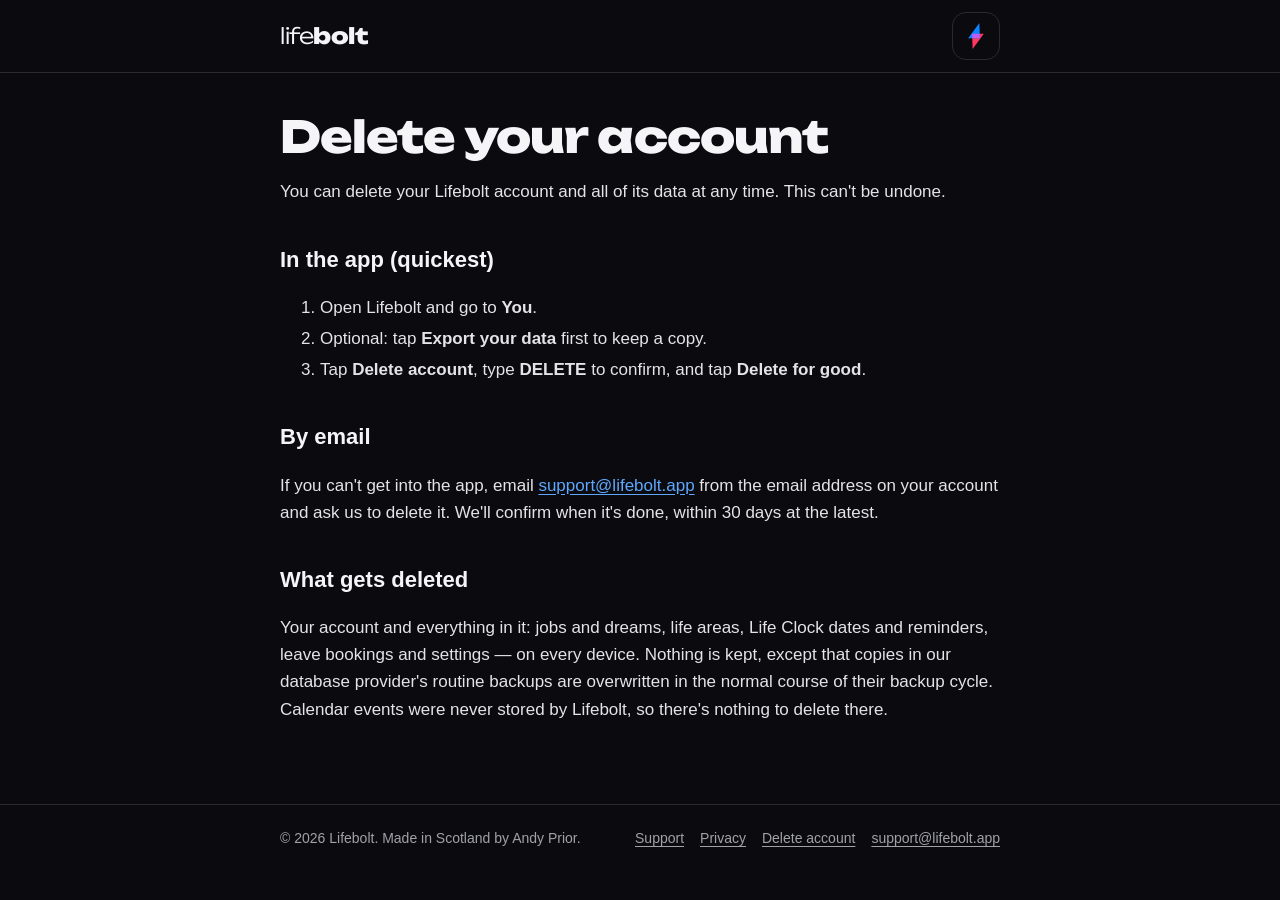
<file: delete-account.html>
<!doctype html>
<html lang="en-GB">
<head>
<meta charset="utf-8">
<meta name="viewport" content="width=device-width, initial-scale=1">
<title>Delete your account · Lifebolt</title>
<meta name="description" content="How to delete your Lifebolt account and all of its data.">
<meta name="apple-itunes-app" content="app-id=6833585510">
<meta name="theme-color" content="#0b0b0f">
<link rel="icon" href="icon.svg" type="image/svg+xml">
<link rel="stylesheet" href="style.css">
</head>
<body>
<header class="top"><div class="wrap">
<a class="brand" href="index.html" aria-label="Lifebolt home"><span class="wordmark"><span class="a">life</span><span class="b">bolt</span></span></a>
<button class="bolt-btn" type="button" aria-expanded="false" aria-controls="menu" aria-label="Open menu"><svg viewBox="0 0 100 100" aria-hidden="true"><defs><clipPath id="bm"><polygon points="62,4 22,58 64,58"/></clipPath></defs><polygon class="h-life" points="36,42 78,42 38,96" fill="#FF375F"/><polygon class="h-work" points="62,4 22,58 64,58" fill="#0A84FF"/><polygon class="h-mix" points="36,42 78,42 38,96" fill="#BF5AF2" clip-path="url(#bm)"/></svg></button>
</div></header>
<nav id="menu" class="menu" aria-label="Site" hidden><div class="wrap">
<a href="index.html">Home</a>
<a href="support.html">Help &amp; support</a>
<a href="privacy.html">Privacy</a>
<a href="delete-account.html" aria-current="page">Delete your account</a>
<p class="menu-note">Questions? <a href="mailto:support@lifebolt.app">support@lifebolt.app</a></p>
</div></nav>
<main><div class="wrap">
<h1>Delete your account</h1>
<p>You can delete your Lifebolt account and all of its data at any time. This can't be undone.</p>
<h2>In the app (quickest)</h2>
<ol>
<li>Open Lifebolt and go to <b>You</b>.</li>
<li>Optional: tap <b>Export your data</b> first to keep a copy.</li>
<li>Tap <b>Delete account</b>, type <b>DELETE</b> to confirm, and tap <b>Delete for good</b>.</li>
</ol>
<h2>By email</h2>
<p>If you can't get into the app, email <a href="mailto:support@lifebolt.app?subject=Delete%20my%20Lifebolt%20account">support@lifebolt.app</a> from the email address on your account and ask us to delete it. We'll confirm when it's done, within 30 days at the latest.</p>
<h2>What gets deleted</h2>
<p>Your account and everything in it: jobs and dreams, life areas, Life Clock dates and reminders, leave bookings and settings — on every device. Nothing is kept, except that copies in our database provider's routine backups are overwritten in the normal course of their backup cycle. Calendar events were never stored by Lifebolt, so there's nothing to delete there.</p>
</div></main>
<footer><div class="wrap"><span>© 2026 Lifebolt. Made in Scotland by Andy Prior.</span><span class="foot-links"><a href="support.html">Support</a><a href="privacy.html">Privacy</a><a href="delete-account.html">Delete account</a><a href="mailto:support@lifebolt.app">support@lifebolt.app</a></span></div></footer>
<script src="nav.js" defer></script>
</body>
</html>
</file>
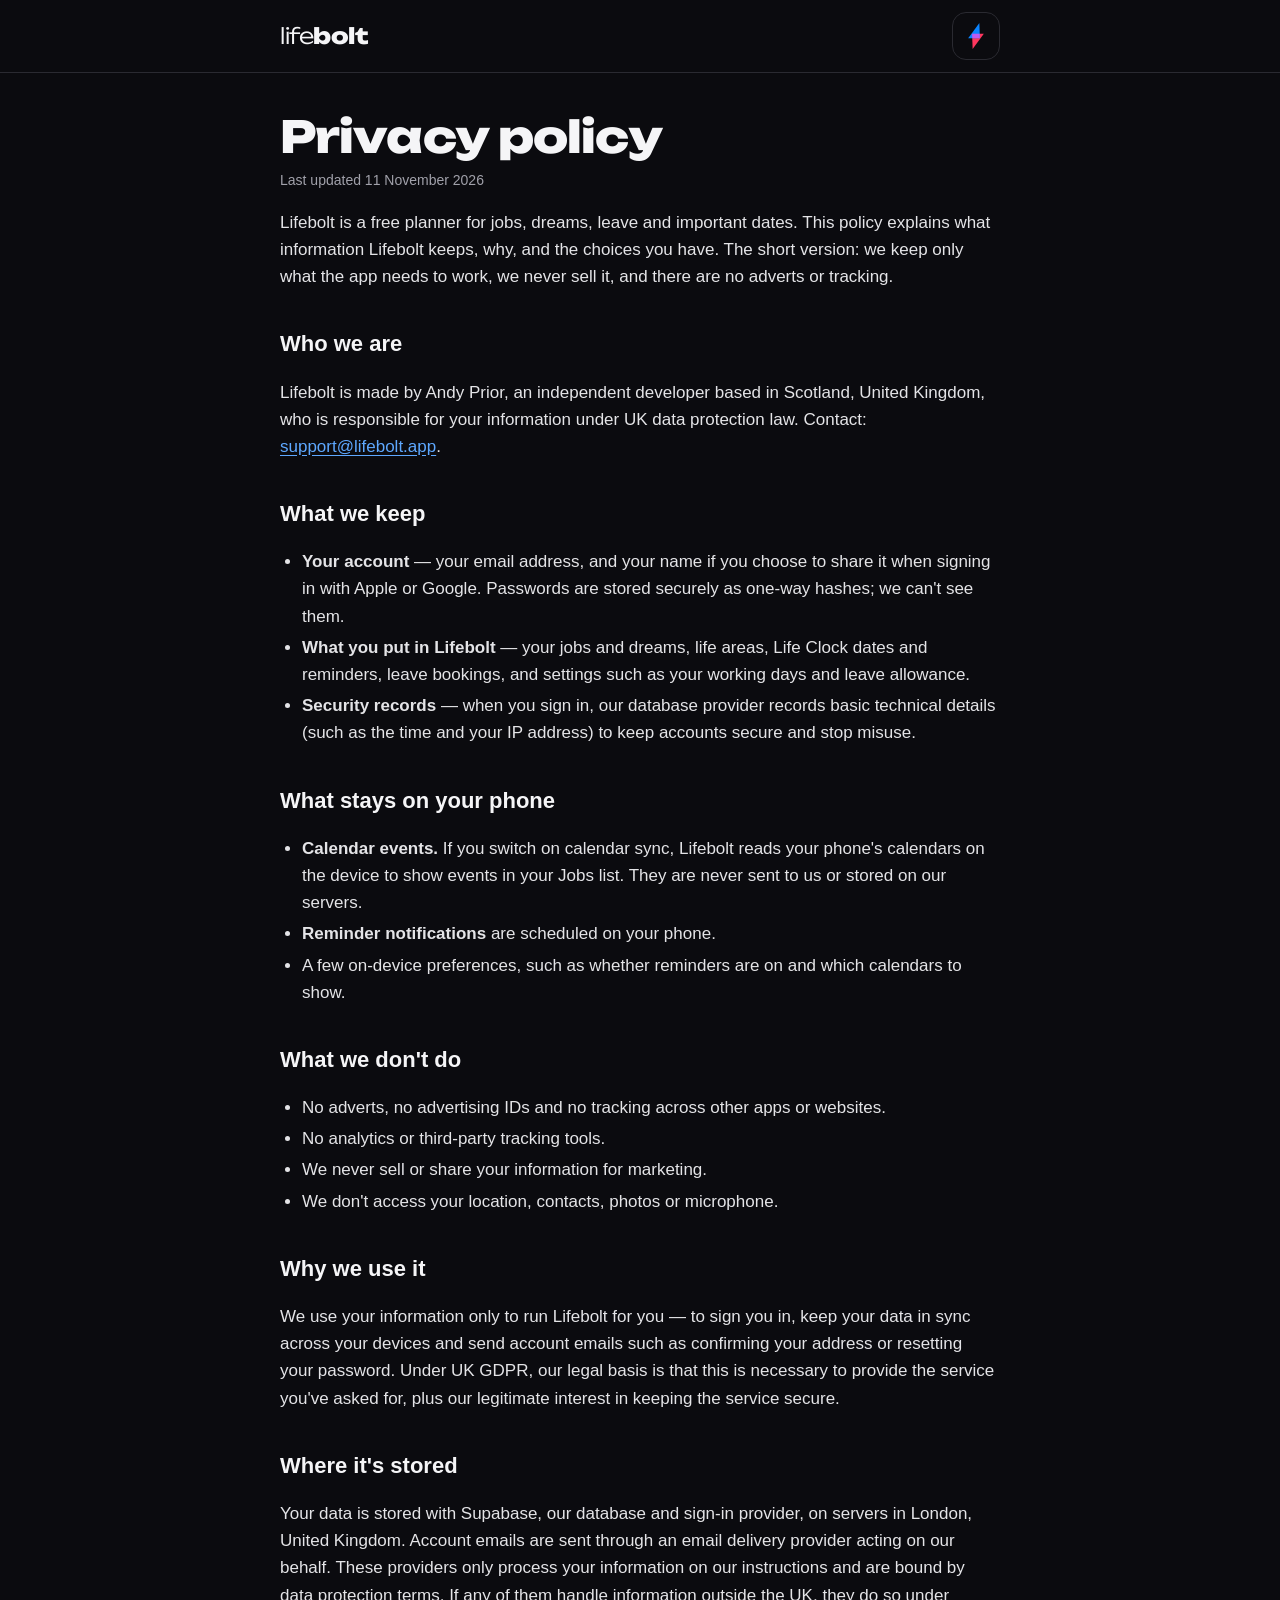
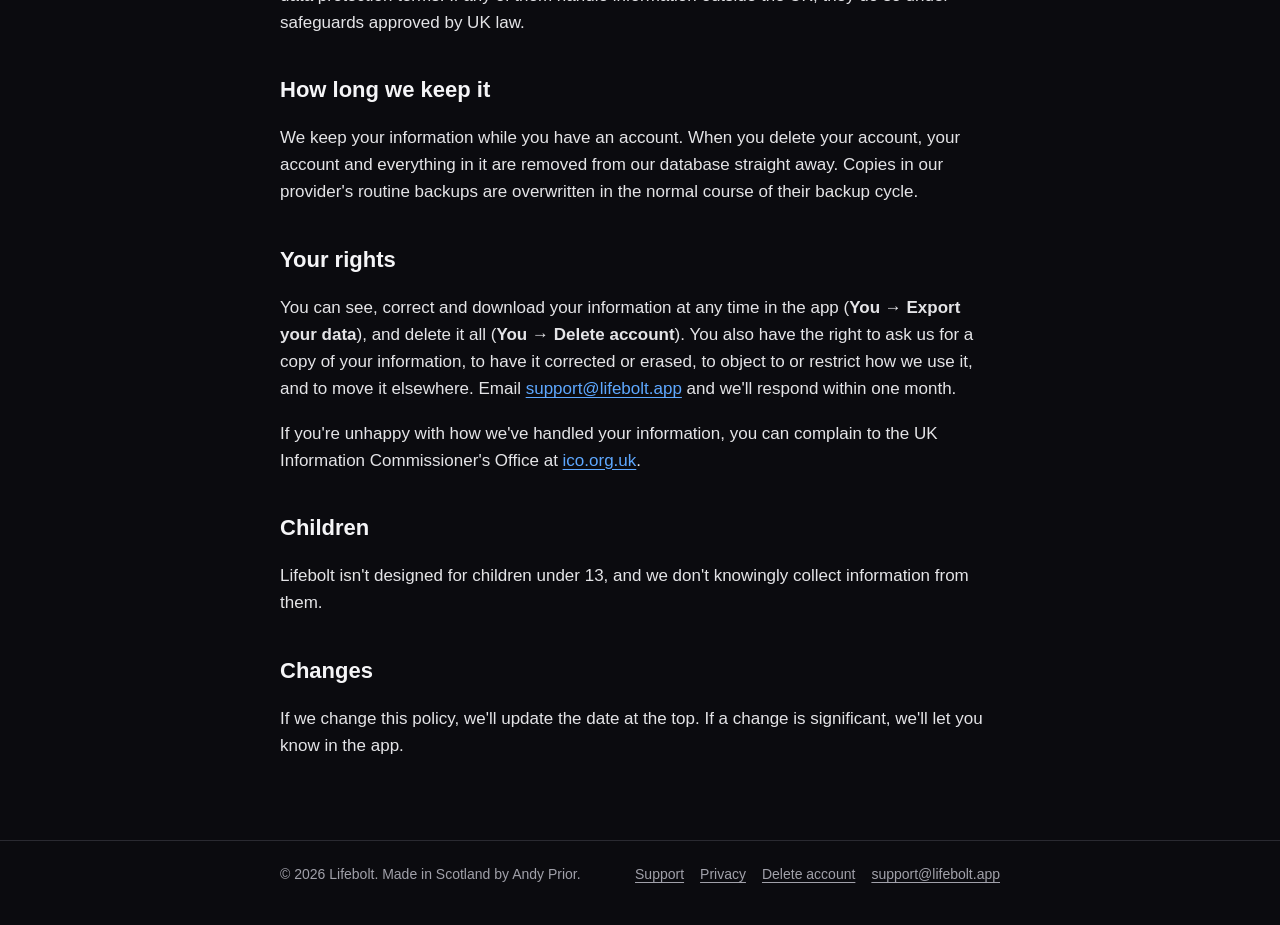
<file: privacy.html>
<!doctype html>
<html lang="en-GB">
<head>
<meta charset="utf-8">
<meta name="viewport" content="width=device-width, initial-scale=1">
<title>Privacy policy · Lifebolt</title>
<meta name="description" content="What Lifebolt keeps, why, and your choices.">
<meta name="apple-itunes-app" content="app-id=6833585510">
<meta name="theme-color" content="#0b0b0f">
<link rel="icon" href="icon.svg" type="image/svg+xml">
<link rel="stylesheet" href="style.css">
</head>
<body>
<header class="top"><div class="wrap">
<a class="brand" href="index.html" aria-label="Lifebolt home"><span class="wordmark"><span class="a">life</span><span class="b">bolt</span></span></a>
<button class="bolt-btn" type="button" aria-expanded="false" aria-controls="menu" aria-label="Open menu"><svg viewBox="0 0 100 100" aria-hidden="true"><defs><clipPath id="bm"><polygon points="62,4 22,58 64,58"/></clipPath></defs><polygon class="h-life" points="36,42 78,42 38,96" fill="#FF375F"/><polygon class="h-work" points="62,4 22,58 64,58" fill="#0A84FF"/><polygon class="h-mix" points="36,42 78,42 38,96" fill="#BF5AF2" clip-path="url(#bm)"/></svg></button>
</div></header>
<nav id="menu" class="menu" aria-label="Site" hidden><div class="wrap">
<a href="index.html">Home</a>
<a href="support.html">Help &amp; support</a>
<a href="privacy.html" aria-current="page">Privacy</a>
<a href="delete-account.html">Delete your account</a>
<p class="menu-note">Questions? <a href="mailto:support@lifebolt.app">support@lifebolt.app</a></p>
</div></nav>
<main><div class="wrap">
<h1>Privacy policy</h1>
<p class="updated">Last updated 11 November 2026</p>
<p>Lifebolt is a free planner for jobs, dreams, leave and important dates. This policy explains what information Lifebolt keeps, why, and the choices you have. The short version: we keep only what the app needs to work, we never sell it, and there are no adverts or tracking.</p>
<h2>Who we are</h2>
<p>Lifebolt is made by Andy Prior, an independent developer based in Scotland, United Kingdom, who is responsible for your information under UK data protection law. Contact: <a href="mailto:support@lifebolt.app">support@lifebolt.app</a>.</p>
<h2>What we keep</h2>
<ul>
<li><b>Your account</b> — your email address, and your name if you choose to share it when signing in with Apple or Google. Passwords are stored securely as one-way hashes; we can't see them.</li>
<li><b>What you put in Lifebolt</b> — your jobs and dreams, life areas, Life Clock dates and reminders, leave bookings, and settings such as your working days and leave allowance.</li>
<li><b>Security records</b> — when you sign in, our database provider records basic technical details (such as the time and your IP address) to keep accounts secure and stop misuse.</li>
</ul>
<h2>What stays on your phone</h2>
<ul>
<li><b>Calendar events.</b> If you switch on calendar sync, Lifebolt reads your phone's calendars on the device to show events in your Jobs list. They are never sent to us or stored on our servers.</li>
<li><b>Reminder notifications</b> are scheduled on your phone.</li>
<li>A few on-device preferences, such as whether reminders are on and which calendars to show.</li>
</ul>
<h2>What we don't do</h2>
<ul>
<li>No adverts, no advertising IDs and no tracking across other apps or websites.</li>
<li>No analytics or third-party tracking tools.</li>
<li>We never sell or share your information for marketing.</li>
<li>We don't access your location, contacts, photos or microphone.</li>
</ul>
<h2>Why we use it</h2>
<p>We use your information only to run Lifebolt for you — to sign you in, keep your data in sync across your devices and send account emails such as confirming your address or resetting your password. Under UK GDPR, our legal basis is that this is necessary to provide the service you've asked for, plus our legitimate interest in keeping the service secure.</p>
<h2>Where it's stored</h2>
<p>Your data is stored with Supabase, our database and sign-in provider, on servers in London, United Kingdom. Account emails are sent through an email delivery provider acting on our behalf. These providers only process your information on our instructions and are bound by data protection terms. If any of them handle information outside the UK, they do so under safeguards approved by UK law.</p>
<h2>How long we keep it</h2>
<p>We keep your information while you have an account. When you delete your account, your account and everything in it are removed from our database straight away. Copies in our provider's routine backups are overwritten in the normal course of their backup cycle.</p>
<h2>Your rights</h2>
<p>You can see, correct and download your information at any time in the app (<b>You → Export your data</b>), and delete it all (<b>You → Delete account</b>). You also have the right to ask us for a copy of your information, to have it corrected or erased, to object to or restrict how we use it, and to move it elsewhere. Email <a href="mailto:support@lifebolt.app">support@lifebolt.app</a> and we'll respond within one month.</p>
<p>If you're unhappy with how we've handled your information, you can complain to the UK Information Commissioner's Office at <a href="https://ico.org.uk/make-a-complaint/">ico.org.uk</a>.</p>
<h2>Children</h2>
<p>Lifebolt isn't designed for children under 13, and we don't knowingly collect information from them.</p>
<h2>Changes</h2>
<p>If we change this policy, we'll update the date at the top. If a change is significant, we'll let you know in the app.</p>
</div></main>
<footer><div class="wrap"><span>© 2026 Lifebolt. Made in Scotland by Andy Prior.</span><span class="foot-links"><a href="support.html">Support</a><a href="privacy.html">Privacy</a><a href="delete-account.html">Delete account</a><a href="mailto:support@lifebolt.app">support@lifebolt.app</a></span></div></footer>
<script src="nav.js" defer></script>
</body>
</html>
</file>
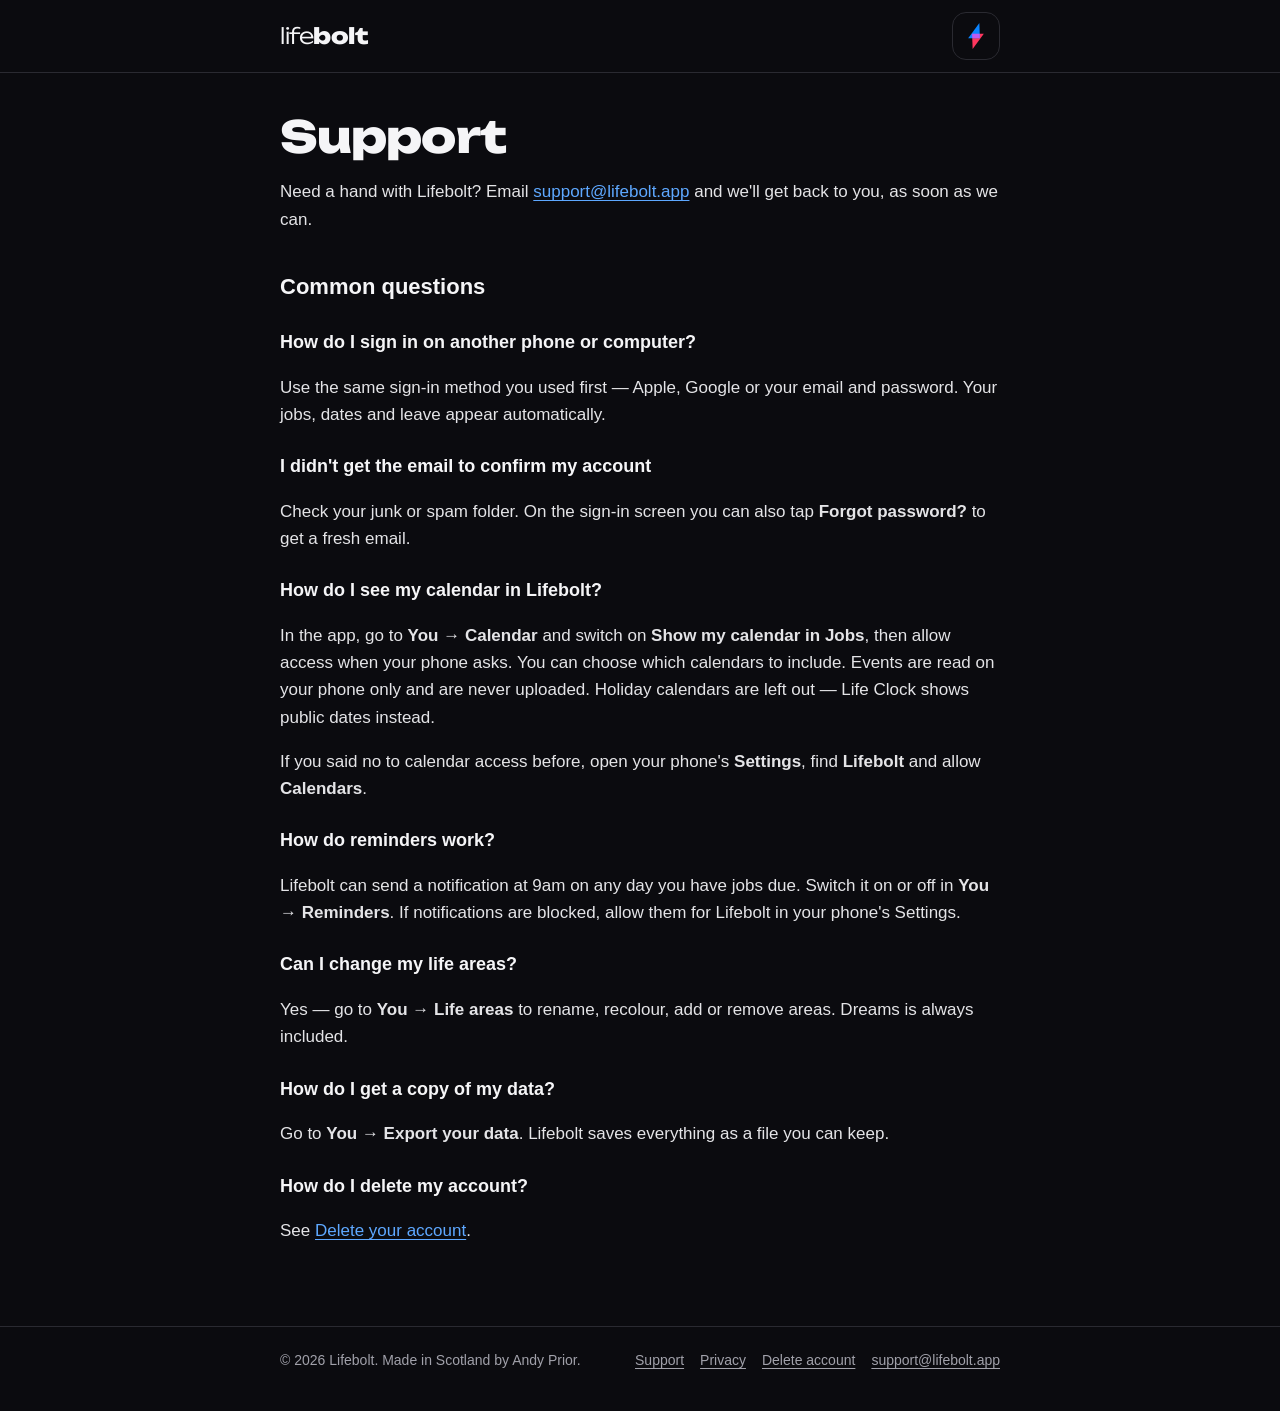
<file: support.html>
<!doctype html>
<html lang="en-GB">
<head>
<meta charset="utf-8">
<meta name="viewport" content="width=device-width, initial-scale=1">
<title>Support · Lifebolt</title>
<meta name="description" content="Help with Lifebolt: sign-in, calendar sync, reminders, export and account deletion.">
<meta name="apple-itunes-app" content="app-id=6833585510">
<meta name="theme-color" content="#0b0b0f">
<link rel="icon" href="icon.svg" type="image/svg+xml">
<link rel="stylesheet" href="style.css">
</head>
<body>
<header class="top"><div class="wrap">
<a class="brand" href="index.html" aria-label="Lifebolt home"><span class="wordmark"><span class="a">life</span><span class="b">bolt</span></span></a>
<button class="bolt-btn" type="button" aria-expanded="false" aria-controls="menu" aria-label="Open menu"><svg viewBox="0 0 100 100" aria-hidden="true"><defs><clipPath id="bm"><polygon points="62,4 22,58 64,58"/></clipPath></defs><polygon class="h-life" points="36,42 78,42 38,96" fill="#FF375F"/><polygon class="h-work" points="62,4 22,58 64,58" fill="#0A84FF"/><polygon class="h-mix" points="36,42 78,42 38,96" fill="#BF5AF2" clip-path="url(#bm)"/></svg></button>
</div></header>
<nav id="menu" class="menu" aria-label="Site" hidden><div class="wrap">
<a href="index.html">Home</a>
<a href="support.html" aria-current="page">Help &amp; support</a>
<a href="privacy.html">Privacy</a>
<a href="delete-account.html">Delete your account</a>
<p class="menu-note">Questions? <a href="mailto:support@lifebolt.app">support@lifebolt.app</a></p>
</div></nav>
<main><div class="wrap">
<h1>Support</h1>
<p>Need a hand with Lifebolt? Email <a href="mailto:support@lifebolt.app">support@lifebolt.app</a> and we'll get back to you, as soon as we can.</p>
<h2>Common questions</h2>
<h3>How do I sign in on another phone or computer?</h3>
<p>Use the same sign-in method you used first — Apple, Google or your email and password. Your jobs, dates and leave appear automatically.</p>
<h3>I didn't get the email to confirm my account</h3>
<p>Check your junk or spam folder. On the sign-in screen you can also tap <b>Forgot password?</b> to get a fresh email.</p>
<h3>How do I see my calendar in Lifebolt?</h3>
<p>In the app, go to <b>You → Calendar</b> and switch on <b>Show my calendar in Jobs</b>, then allow access when your phone asks. You can choose which calendars to include. Events are read on your phone only and are never uploaded. Holiday calendars are left out — Life Clock shows public dates instead.</p>
<p>If you said no to calendar access before, open your phone's <b>Settings</b>, find <b>Lifebolt</b> and allow <b>Calendars</b>.</p>
<h3>How do reminders work?</h3>
<p>Lifebolt can send a notification at 9am on any day you have jobs due. Switch it on or off in <b>You → Reminders</b>. If notifications are blocked, allow them for Lifebolt in your phone's Settings.</p>
<h3>Can I change my life areas?</h3>
<p>Yes — go to <b>You → Life areas</b> to rename, recolour, add or remove areas. Dreams is always included.</p>
<h3>How do I get a copy of my data?</h3>
<p>Go to <b>You → Export your data</b>. Lifebolt saves everything as a file you can keep.</p>
<h3>How do I delete my account?</h3>
<p>See <a href="delete-account.html">Delete your account</a>.</p>
</div></main>
<footer><div class="wrap"><span>© 2026 Lifebolt. Made in Scotland by Andy Prior.</span><span class="foot-links"><a href="support.html">Support</a><a href="privacy.html">Privacy</a><a href="delete-account.html">Delete account</a><a href="mailto:support@lifebolt.app">support@lifebolt.app</a></span></div></footer>
<script src="nav.js" defer></script>
</body>
</html>
</file>
<file: style.css>
@font-face { font-family:"Unbounded"; font-weight:300; font-display:swap; src:url(fonts/unbounded-latin-300-normal.woff2) format("woff2"); }
@font-face { font-family:"Unbounded"; font-weight:800; font-display:swap; src:url(fonts/unbounded-latin-800-normal.woff2) format("woff2"); }
:root { --bg:#0b0b0f; --surface:#16161b; --line:#2a2a31; --fg:#f5f5f7; --muted:#a1a1aa; --work:#0a84ff; --life:#ff375f; --blend:#bf5af2; --max:760px; }
* { box-sizing: border-box; }
html { -webkit-text-size-adjust: 100%; }
body { margin:0; background:var(--bg); color:var(--fg); font:17px/1.6 -apple-system, BlinkMacSystemFont, "SF Pro Text", "Segoe UI", Roboto, Helvetica, Arial, sans-serif; }
a { color:#5ea8ff; text-underline-offset:3px; }
.wrap { max-width:var(--max); margin:0 auto; padding:0 20px; }
.wordmark { font-family:"Unbounded", sans-serif; font-size:22px; letter-spacing:-.02em; }
.wordmark .a { font-weight:300; } .wordmark .b { font-weight:800; }
main { padding:40px 0 64px; }
h1 { font-family:"Unbounded", sans-serif; font-weight:800; font-size:clamp(30px, 6vw, 44px); line-height:1.1; letter-spacing:-.02em; margin:0 0 14px; }
h2 { font-size:22px; margin:36px 0 8px; } h3 { font-size:18px; margin:24px 0 6px; }
p, li { color:#e4e4e7; } .muted { color:var(--muted); } small { color:var(--muted); }
ul { padding-left:22px; } li { margin:4px 0; }
.card { background:var(--surface); border:1px solid var(--line); border-radius:16px; padding:18px 20px; margin:16px 0; }
.updated { color:var(--muted); font-size:14px; margin-top:-6px; }

/* ---------- header + bolt menu ---------- */
header.top { position:relative; z-index:30; border-bottom:1px solid var(--line); background:var(--bg); }
header.top .wrap { display:flex; align-items:center; justify-content:space-between; padding-top:12px; padding-bottom:12px; }
.brand { color:var(--fg); text-decoration:none; }
.bolt-btn { width:48px; height:48px; display:grid; place-items:center; background:transparent; border:1px solid var(--line); border-radius:14px; cursor:pointer; padding:0; }
.bolt-btn:hover { border-color:#3a3a44; }
.bolt-btn:focus-visible, .menu a:focus-visible, a:focus-visible { outline:2px solid var(--work); outline-offset:3px; }
.bolt-btn svg { width:28px; height:28px; overflow:visible; }
.bolt-btn polygon { transition:transform .32s cubic-bezier(.2,.8,.2,1), opacity .2s; }
.menu-open .bolt-btn .h-work { transform:translate(10px,-10px); }
.menu-open .bolt-btn .h-life { transform:translate(-10px,10px); }
.menu-open .bolt-btn .h-mix { opacity:0; }
.menu { position:fixed; inset:0; z-index:20; background:var(--bg); background-image:radial-gradient(50% 40% at 90% 10%, rgba(10,132,255,.16), transparent 70%), radial-gradient(50% 40% at 10% 95%, rgba(255,55,95,.14), transparent 70%); padding-top:96px; overflow:auto; }
.menu[hidden] { display:none; }
.menu .wrap { display:flex; flex-direction:column; gap:6px; }
.menu > .wrap > a { font-family:"Unbounded", sans-serif; font-weight:800; font-size:clamp(28px, 7vw, 44px); letter-spacing:-.02em; line-height:1.25; color:var(--fg); text-decoration:none; padding:6px 0; }
.menu > .wrap > a:hover { color:#5ea8ff; }
.menu > .wrap > a[aria-current] { color:var(--muted); }
.menu-note { margin-top:28px; color:var(--muted); font-size:15px; }
html.menu-open { overflow:hidden; }

/* ---------- home ---------- */
.hero .wrap, .feature .wrap, .closing .wrap { max-width:1080px; }
.hero { position:relative; overflow:hidden; padding:56px 0 40px; }
.hero::before { content:""; position:absolute; inset:-20% -10% auto -10%; height:120%; pointer-events:none;
  background:radial-gradient(40% 50% at 70% 30%, rgba(10,132,255,.28), transparent 70%), radial-gradient(40% 50% at 82% 75%, rgba(255,55,95,.24), transparent 70%); }
.hero-grid { position:relative; display:grid; grid-template-columns:1.1fr .9fr; gap:48px; align-items:center; }
.hero h1 { font-size:clamp(40px, 6.4vw, 72px); line-height:1.02; margin:0 0 20px; }
.lead { font-size:19px; line-height:1.55; max-width:34em; color:#e4e4e7; margin:0; }
.stores { display:flex; gap:10px; flex-wrap:wrap; margin:28px 0 10px; }
.store { border:1px solid var(--line); background:var(--surface); border-radius:12px; padding:10px 16px; color:var(--fg); font-size:15px; }
.store-badge { display:inline-flex; border-radius:10px; }
.store-badge img { display:block; height:50px; width:auto; }
.store-badge:focus-visible { outline:2px solid var(--fg); outline-offset:3px; }
.stores { align-items:center; }
.fine { color:var(--muted); font-size:15px; margin:0; }
.phone { margin:0; justify-self:center; width:min(100%, 340px); aspect-ratio:780/1688; border-radius:44px; padding:10px; background:#1c1c22; border:1px solid #34343c; box-shadow:0 30px 80px rgba(0,0,0,.55); }
.phone img { display:block; width:100%; height:100%; object-fit:cover; border-radius:34px; }
.phone-hero { transform:rotate(3deg); }
.feature { padding:72px 0; border-top:1px solid var(--line); }
.feature-grid { display:grid; grid-template-columns:.8fr 1.2fr; gap:64px; align-items:center; }
.feature.flip .phone { order:2; }
.feature .phone { box-shadow:0 30px 90px color-mix(in srgb, var(--c) 22%, transparent), 0 20px 60px rgba(0,0,0,.5); }
.kicker { color:var(--c); font-weight:600; font-size:17px; margin:0 0 6px; }
.feature h2 { font-family:"Unbounded", sans-serif; font-weight:800; font-size:clamp(26px, 3.6vw, 40px); line-height:1.12; letter-spacing:-.02em; margin:0 0 18px; max-width:16em; }
.feature-copy p:not(.kicker) { max-width:34em; }
.closing { padding:72px 0 24px; border-top:1px solid var(--line); text-align:left; }
.closing h2 { font-family:"Unbounded", sans-serif; font-weight:800; font-size:clamp(26px, 3.6vw, 40px); letter-spacing:-.02em; margin:0 0 14px; }
.closing p { max-width:38em; }
@media (max-width: 760px) {
  .hero { padding:36px 0 24px; }
  .hero-grid, .feature-grid { grid-template-columns:1fr; gap:36px; }
  .phone { width:min(78%, 300px); }
  .feature.flip .phone { order:0; }
  .feature { padding:56px 0; }
}
@media (prefers-reduced-motion: reduce) { .bolt-btn polygon { transition:none; } }

/* ---------- footer ---------- */
footer { border-top:1px solid var(--line); padding:22px 0 40px; font-size:14px; color:var(--muted); }
footer .wrap { display:flex; gap:16px; justify-content:space-between; flex-wrap:wrap; }
footer a { color:var(--muted); }
.foot-links { display:flex; gap:16px; flex-wrap:wrap; }
body.home main { padding:0 0 40px; }
body.home header.top .wrap, body.home .menu .wrap, body.home footer .wrap { max-width:1080px; }
</file>
